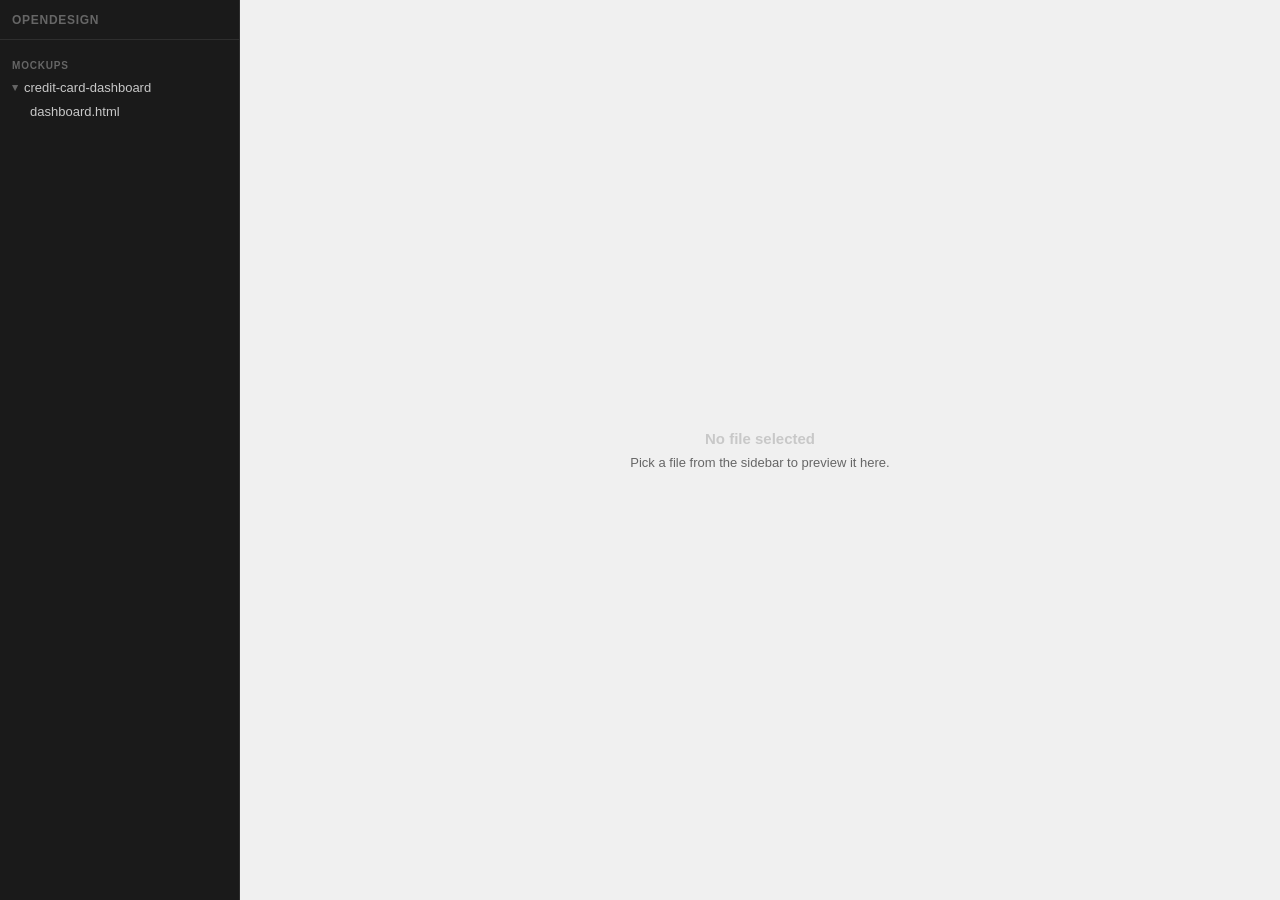
<file: opendesign/index.html>
<!DOCTYPE html>
<html lang="en">
<head>
  <meta charset="UTF-8" />
  <meta name="viewport" content="width=device-width, initial-scale=1.0" />
  <title>OpenDesign Viewer</title>
  <style>
    *, *::before, *::after { box-sizing: border-box; margin: 0; padding: 0; }

    :root {
      --sidebar-width: 240px;
      --sidebar-bg: #1a1a1a;
      --sidebar-text: #c8c8c8;
      --sidebar-muted: #666;
      --sidebar-hover: #2a2a2a;
      --sidebar-active-bg: #2d2d2d;
      --sidebar-active-text: #fff;
      --accent: #4a9eff;
      --border: #2e2e2e;
      --preview-bg: #f0f0f0;
      --header-height: 40px;
      --preview-bar-bg: #242424;
    }

    html, body {
      height: 100%;
      font-family: -apple-system, BlinkMacSystemFont, "Segoe UI", sans-serif;
      font-size: 13px;
      background: var(--sidebar-bg);
      color: var(--sidebar-text);
    }

    .layout {
      display: flex;
      height: 100vh;
    }

    /* ── Sidebar ── */
    .sidebar {
      width: var(--sidebar-width);
      flex-shrink: 0;
      display: flex;
      flex-direction: column;
      border-right: 1px solid var(--border);
      overflow-y: auto;
    }

    .sidebar-header {
      height: var(--header-height);
      display: flex;
      align-items: center;
      padding: 0 12px;
      border-bottom: 1px solid var(--border);
      font-weight: 600;
      font-size: 12px;
      letter-spacing: 0.06em;
      text-transform: uppercase;
      color: var(--sidebar-muted);
      flex-shrink: 0;
    }

    .sidebar-content {
      flex: 1;
      overflow-y: auto;
      padding: 8px 0;
    }

    /* Section label (Mockups / Design Systems) */
    .section-label {
      padding: 12px 12px 4px;
      font-size: 10px;
      font-weight: 700;
      letter-spacing: 0.08em;
      text-transform: uppercase;
      color: var(--sidebar-muted);
    }

    /* Group = collapsible folder */
    details.group {
      margin-bottom: 2px;
    }

    details.group > summary {
      display: flex;
      align-items: center;
      gap: 6px;
      padding: 5px 12px;
      cursor: pointer;
      list-style: none;
      color: var(--sidebar-text);
      font-weight: 500;
      user-select: none;
    }

    details.group > summary::-webkit-details-marker { display: none; }

    details.group > summary:hover {
      background: var(--sidebar-hover);
    }

    details.group > summary::before {
      content: "▶";
      font-size: 8px;
      color: var(--sidebar-muted);
      transition: transform 0.15s;
      flex-shrink: 0;
    }

    details.group[open] > summary::before {
      transform: rotate(90deg);
    }

    /* File item */
    .file-item {
      display: block;
      padding: 4px 12px 4px 28px;
      color: var(--sidebar-text);
      text-decoration: none;
      white-space: nowrap;
      overflow: hidden;
      text-overflow: ellipsis;
      cursor: pointer;
      border-left: 2px solid transparent;
    }

    .file-item:hover {
      background: var(--sidebar-hover);
    }

    .file-item.active {
      background: var(--sidebar-active-bg);
      color: var(--sidebar-active-text);
      border-left-color: var(--accent);
    }

    /* ── Preview ── */
    .preview {
      flex: 1;
      display: flex;
      flex-direction: column;
      background: var(--preview-bg);
    }

    .preview-bar {
      height: var(--header-height);
      background: var(--preview-bar-bg);
      border-bottom: 1px solid var(--border);
      display: flex;
      align-items: center;
      padding: 0 12px;
      gap: 8px;
      flex-shrink: 0;
    }

    .preview-bar-path {
      font-size: 12px;
      color: var(--sidebar-muted);
      white-space: nowrap;
      overflow: hidden;
      text-overflow: ellipsis;
    }

    .preview-bar-open {
      margin-left: auto;
      flex-shrink: 0;
      font-size: 11px;
      color: var(--accent);
      text-decoration: none;
      padding: 3px 8px;
      border: 1px solid var(--accent);
      border-radius: 3px;
    }

    .preview-bar-open:hover { background: rgba(74,158,255,0.1); }

    iframe#preview {
      flex: 1;
      border: none;
      background: #fff;
    }

    /* Empty state */
    .empty-state {
      flex: 1;
      display: flex;
      flex-direction: column;
      align-items: center;
      justify-content: center;
      color: var(--sidebar-muted);
      gap: 8px;
      text-align: center;
      padding: 24px;
    }

    .empty-state strong {
      font-size: 15px;
      color: var(--sidebar-text);
    }

    .empty-state code {
      font-family: "JetBrains Mono", "Fira Code", monospace;
      font-size: 12px;
      background: #222;
      padding: 2px 6px;
      border-radius: 3px;
    }

    .sidebar-empty {
      padding: 16px 12px;
      color: var(--sidebar-muted);
      font-size: 12px;
      line-height: 1.5;
    }
  </style>
</head>
<body>
  <div class="layout">
    <nav class="sidebar">
      <div class="sidebar-header">OpenDesign</div>
      <div class="sidebar-content" id="sidebar-content">
        <div class="sidebar-empty">Loading…</div>
      </div>
    </nav>

    <main class="preview" id="preview-pane">
      <div class="preview-bar" id="preview-bar" style="display:none">
        <span class="preview-bar-path" id="preview-path"></span>
        <a class="preview-bar-open" id="preview-open" href="#" target="_blank">Open ↗</a>
      </div>
      <iframe id="preview" title="Preview" style="display:none"></iframe>
      <div class="empty-state" id="empty-state">
        <strong>No file selected</strong>
        <span>Pick a file from the sidebar to preview it here.</span>
      </div>
    </main>
  </div>

  <script>
    const sidebar = document.getElementById('sidebar-content');
    const previewFrame = document.getElementById('preview');
    const previewBar = document.getElementById('preview-bar');
    const previewPath = document.getElementById('preview-path');
    const previewOpen = document.getElementById('preview-open');
    const emptyState = document.getElementById('empty-state');

    let activeItem = null;

    function loadFile(path, label, el) {
      if (activeItem) activeItem.classList.remove('active');
      activeItem = el;
      el.classList.add('active');

      previewFrame.src = path;
      previewPath.textContent = path;
      previewOpen.href = path;
      previewBar.style.display = 'flex';
      emptyState.style.display = 'none';
      previewFrame.style.display = 'block';
    }

    function esc(s) {
      return String(s)
        .replace(/&/g, '&amp;')
        .replace(/</g, '&lt;')
        .replace(/>/g, '&gt;')
        .replace(/"/g, '&quot;');
    }

    function renderSidebar(manifest) {
      const sections = manifest.sections || [];
      if (sections.length === 0 || sections.every(s => (s.groups || []).length === 0)) {
        sidebar.innerHTML = '<div class="sidebar-empty">No mockups yet.<br>Run the <code>opendesign</code> skill to create one.</div>';
        return;
      }

      let html = '';
      for (const section of sections) {
        const groups = section.groups || [];
        if (groups.length === 0) continue;

        html += `<div class="section-label">${esc(section.label)}</div>`;

        for (const group of groups) {
          const files = group.files || [];
          if (files.length === 0) continue;

          html += `<details class="group" open><summary>${esc(group.slug)}</summary>`;
          for (const file of files) {
            // Use data attributes; attach listeners after inserting
            html += `<span class="file-item" tabindex="0" data-path="${esc(file.path)}" data-label="${esc(file.label)}">${esc(file.label)}</span>`;
          }
          html += `</details>`;
        }
      }

      sidebar.innerHTML = html;

      // Attach click and keyboard listeners
      sidebar.querySelectorAll('.file-item').forEach(el => {
        el.addEventListener('click', () => loadFile(el.dataset.path, el.dataset.label, el));
        el.addEventListener('keydown', e => {
          if (e.key === 'Enter' || e.key === ' ') {
            e.preventDefault();
            loadFile(el.dataset.path, el.dataset.label, el);
          }
        });
      });
    }

    async function init() {
      try {
        const res = await fetch('./manifest.json', { cache: 'no-store' });
        if (!res.ok) throw new Error('not found');
        const manifest = await res.json();
        renderSidebar(manifest);
      } catch (err) {
        console.warn('[OpenDesign viewer] Failed to load manifest:', err);
        sidebar.innerHTML = '<div class="sidebar-empty">No mockups yet.<br>Run the <code>opendesign</code> skill to create one.</div>';
      }
    }

    init();
  </script>
</body>
</html>
</file>
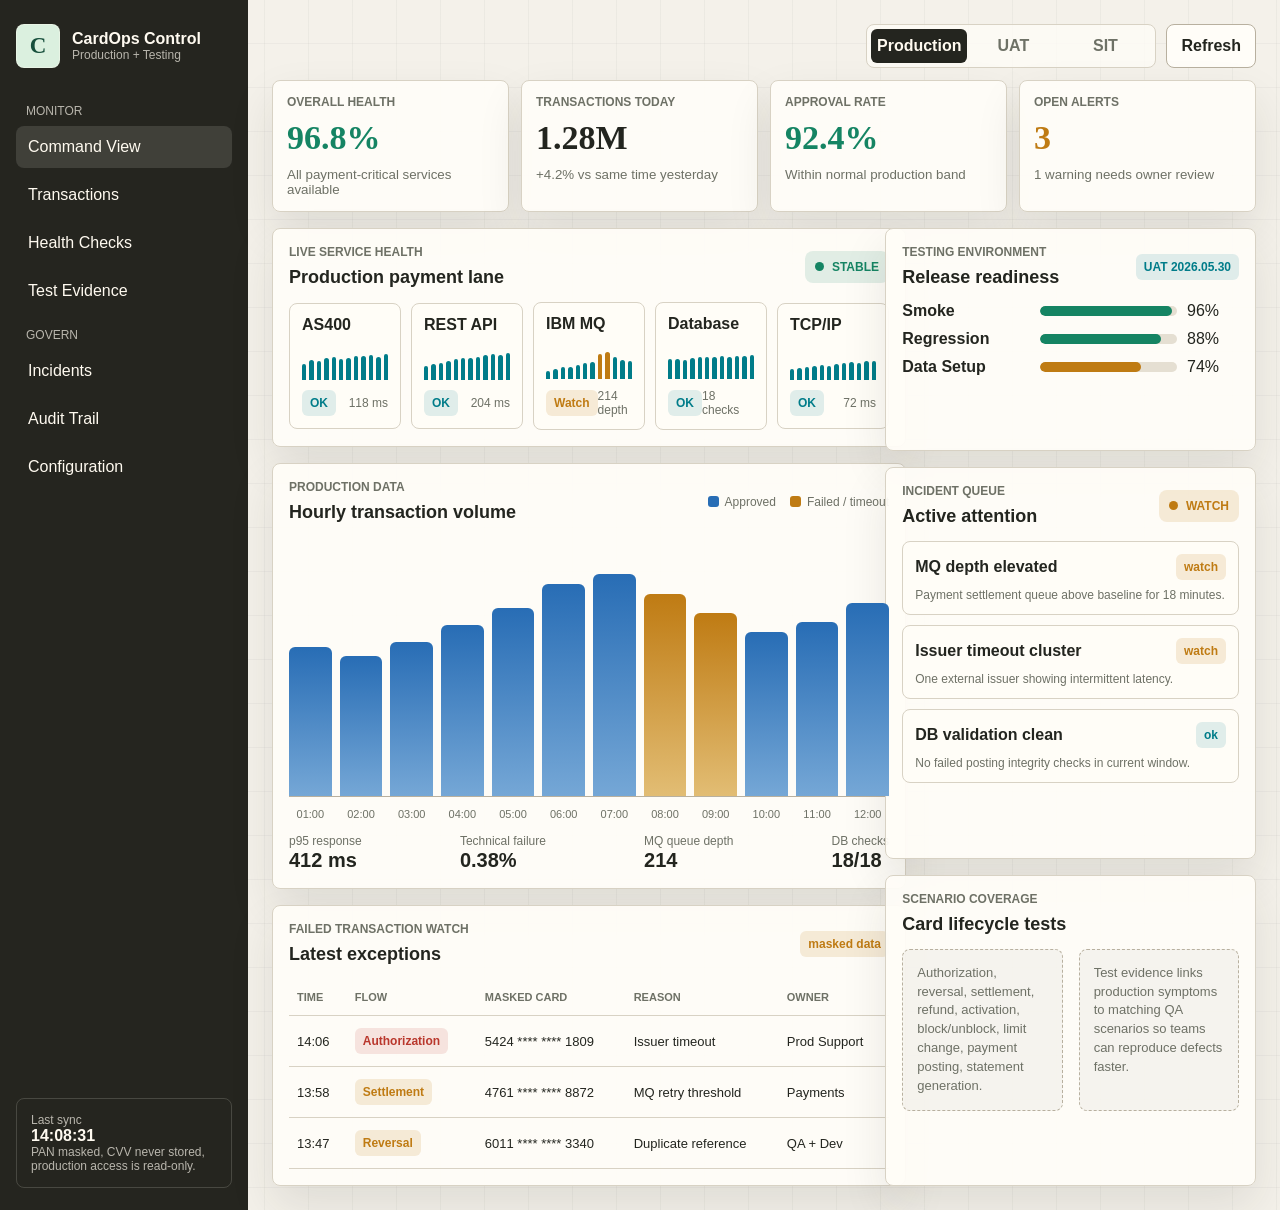
<file: opendesign/mockups/credit-card-dashboard/dashboard.html>
<!doctype html>
<html lang="en">
  <head>
    <meta charset="utf-8" />
    <meta name="viewport" content="width=device-width, initial-scale=1" />
    <meta http-equiv="Cache-Control" content="no-store" />
    <meta http-equiv="Pragma" content="no-cache" />
    <meta http-equiv="Expires" content="0" />
    <title>Credit Card Operations Dashboard</title>
    <style>
      :root {
        --page: #f4f1ea;
        --panel: #fffdf8;
        --panel-strong: #24251f;
        --ink: #23251f;
        --muted: #6e7166;
        --line: #d8d2c4;
        --line-strong: #b8b09f;
        --green: #158463;
        --teal: #007c89;
        --amber: #bf7b13;
        --red: #b9372c;
        --blue: #286db5;
        --shadow: 0 20px 45px rgba(35, 37, 31, 0.1);
      }

      * {
        box-sizing: border-box;
      }

      body {
        margin: 0;
        min-height: 100vh;
        background:
          linear-gradient(90deg, rgba(36, 37, 31, 0.04) 1px, transparent 1px),
          linear-gradient(0deg, rgba(36, 37, 31, 0.035) 1px, transparent 1px),
          var(--page);
        background-size: 44px 44px;
        color: var(--ink);
        font-family: "Aptos", "Segoe UI", sans-serif;
      }

      button,
      select {
        font: inherit;
      }

      button {
        cursor: pointer;
      }

      .shell {
        display: grid;
        grid-template-columns: 248px minmax(0, 1fr);
        min-height: 100vh;
      }

      .sidebar {
        display: flex;
        flex-direction: column;
        gap: 24px;
        padding: 22px 16px;
        background: #25251f;
        color: #fffaf0;
      }

      .brand {
        display: flex;
        align-items: center;
        gap: 12px;
        min-height: 48px;
      }

      .brand-mark {
        display: grid;
        width: 44px;
        height: 44px;
        place-items: center;
        border: 1px solid rgba(255, 250, 240, 0.35);
        border-radius: 8px;
        background: #dbf0df;
        color: #174f3c;
        font-family: Georgia, serif;
        font-size: 23px;
        font-weight: 800;
      }

      .brand strong,
      .brand span {
        display: block;
      }

      .brand span,
      .nav-label,
      .system-clock,
      .microcopy {
        color: rgba(255, 250, 240, 0.68);
        font-size: 12px;
      }

      .nav {
        display: grid;
        gap: 6px;
      }

      .nav-label {
        margin: 10px 10px 2px;
        text-transform: uppercase;
      }

      .nav button {
        min-height: 42px;
        border: 0;
        border-radius: 8px;
        background: transparent;
        color: #fffaf0;
        text-align: left;
        padding: 0 12px;
      }

      .nav button.active,
      .nav button:hover {
        background: rgba(255, 250, 240, 0.12);
      }

      .sidebar-footer {
        margin-top: auto;
        padding: 14px;
        border: 1px solid rgba(255, 250, 240, 0.16);
        border-radius: 8px;
      }

      .main {
        min-width: 0;
        padding: 24px;
      }

      .topbar {
        display: flex;
        align-items: center;
        justify-content: flex-end;
        gap: 18px;
        margin-bottom: 12px;
      }

      h1,
      h2,
      h3,
      p {
        margin: 0;
      }

      h1 {
        max-width: 780px;
        font-family: Georgia, "Times New Roman", serif;
        font-size: clamp(30px, 4vw, 54px);
        line-height: 0.96;
        letter-spacing: 0;
      }

      h2 {
        font-size: 18px;
      }

      h3 {
        font-size: 15px;
      }

      .eyebrow {
        margin-bottom: 8px;
        color: var(--muted);
        font-size: 12px;
        font-weight: 800;
        letter-spacing: 0;
        text-transform: uppercase;
      }

      .control-strip,
      .segmented,
      .health-grid,
      .kpi-grid,
      .mini-metrics,
      .panel-header,
      .row,
      .legend,
      .status-line {
        display: flex;
        align-items: center;
      }

      .control-strip {
        flex-wrap: wrap;
        justify-content: flex-end;
        gap: 10px;
      }

      .segmented {
        min-height: 44px;
        padding: 4px;
        border: 1px solid var(--line);
        border-radius: 8px;
        background: rgba(255, 253, 248, 0.78);
      }

      .segmented button {
        min-width: 92px;
        min-height: 34px;
        border: 0;
        border-radius: 6px;
        background: transparent;
        color: var(--muted);
        font-weight: 800;
      }

      .segmented button.active {
        background: var(--panel-strong);
        color: #fffaf0;
      }

      .ghost-button {
        min-height: 44px;
        border: 1px solid var(--line-strong);
        border-radius: 8px;
        background: var(--panel);
        color: var(--ink);
        padding: 0 14px;
        font-weight: 800;
      }

      .board {
        display: grid;
        grid-template-columns: minmax(0, 1.45fr) minmax(360px, 0.9fr);
        gap: 16px;
      }

      .view {
        display: none;
      }

      .view.active {
        display: block;
      }

      .view.detail-stack.active {
        display: grid;
      }

      .view:not(.active) {
        display: none;
      }

      .detail-grid {
        display: grid;
        grid-template-columns: repeat(3, minmax(0, 1fr));
        gap: 16px;
      }

      .detail-stack {
        display: grid;
        gap: 16px;
      }

      .wide-panel {
        grid-column: span 2;
      }

      .panel,
      .metric-card,
      .service-card,
      .incident-card {
        border: 1px solid var(--line);
        border-radius: 8px;
        background: rgba(255, 253, 248, 0.94);
        box-shadow: var(--shadow);
      }

      .panel {
        padding: 16px;
      }

      .panel-header {
        justify-content: space-between;
        gap: 14px;
        min-height: 42px;
        margin-bottom: 14px;
      }

      .status-pill {
        display: inline-flex;
        align-items: center;
        gap: 8px;
        min-height: 32px;
        border-radius: 8px;
        padding: 0 10px;
        background: rgba(21, 132, 99, 0.12);
        color: var(--green);
        font-size: 12px;
        font-weight: 900;
        text-transform: uppercase;
      }

      .status-pill.warning {
        background: rgba(191, 123, 19, 0.14);
        color: var(--amber);
      }

      .dot {
        width: 9px;
        height: 9px;
        border-radius: 50%;
        background: currentColor;
      }

      .kpi-grid {
        align-items: stretch;
        display: grid;
        grid-template-columns: repeat(4, minmax(0, 1fr));
        gap: 12px;
        margin-bottom: 16px;
      }

      .metric-card {
        min-height: 128px;
        padding: 14px;
      }

      .metric-card span {
        display: block;
        color: var(--muted);
        font-size: 12px;
        font-weight: 800;
        text-transform: uppercase;
      }

      .metric-card strong {
        display: block;
        margin-top: 12px;
        font-family: Georgia, serif;
        font-size: 34px;
        line-height: 1;
      }

      .metric-card small {
        display: block;
        margin-top: 12px;
        color: var(--muted);
      }

      .metric-card.good strong {
        color: var(--green);
      }

      .metric-card.warn strong {
        color: var(--amber);
      }

      .main-stack,
      .side-stack {
        display: grid;
        gap: 16px;
      }

      .health-grid {
        display: grid;
        grid-template-columns: repeat(5, minmax(112px, 1fr));
        gap: 10px;
      }

      .service-card {
        min-height: 114px;
        padding: 12px;
        box-shadow: none;
      }

      .service-card strong {
        display: block;
        margin-bottom: 10px;
      }

      .service-card .status-line {
        justify-content: space-between;
        margin-top: 10px;
        color: var(--muted);
        font-size: 12px;
      }

      .spark {
        display: grid;
        grid-template-columns: repeat(12, 1fr);
        align-items: end;
        gap: 3px;
        height: 36px;
      }

      .spark i {
        display: block;
        min-height: 8px;
        border-radius: 3px 3px 0 0;
        background: var(--teal);
      }

      .spark.warn i:nth-child(8),
      .spark.warn i:nth-child(9) {
        background: var(--amber);
      }

      .volume-chart {
        display: grid;
        grid-template-columns: repeat(12, 1fr);
        align-items: end;
        gap: 8px;
        height: 260px;
        padding-top: 18px;
        border-bottom: 1px solid var(--line-strong);
      }

      .bar {
        position: relative;
        min-height: 20px;
        border-radius: 6px 6px 0 0;
        background: linear-gradient(180deg, var(--blue), #75a7d6);
      }

      .bar.fail {
        background: linear-gradient(180deg, var(--amber), #e2bd74);
      }

      .bar::after {
        position: absolute;
        right: 0;
        bottom: -24px;
        left: 0;
        color: var(--muted);
        content: attr(data-label);
        font-size: 11px;
        text-align: center;
      }

      .mini-metrics {
        justify-content: space-between;
        gap: 12px;
        margin-top: 34px;
      }

      .mini-metrics div {
        min-width: 0;
      }

      .mini-metrics strong {
        display: block;
        font-size: 20px;
      }

      .mini-metrics span,
      .legend {
        color: var(--muted);
        font-size: 12px;
      }

      .legend {
        gap: 14px;
        justify-content: flex-end;
      }

      .legend b {
        display: inline-block;
        width: 11px;
        height: 11px;
        margin-right: 6px;
        border-radius: 3px;
        background: var(--blue);
        vertical-align: -1px;
      }

      .legend .fail b {
        background: var(--amber);
      }

      table {
        width: 100%;
        border-collapse: collapse;
      }

      th,
      td {
        border-bottom: 1px solid var(--line);
        padding: 12px 8px;
        font-size: 13px;
        text-align: left;
        vertical-align: middle;
      }

      th {
        color: var(--muted);
        font-size: 11px;
        text-transform: uppercase;
      }

      .tag {
        display: inline-flex;
        min-height: 26px;
        align-items: center;
        border-radius: 6px;
        padding: 0 8px;
        background: rgba(0, 124, 137, 0.12);
        color: var(--teal);
        font-size: 12px;
        font-weight: 800;
      }

      .tag.red {
        background: rgba(185, 55, 44, 0.12);
        color: var(--red);
      }

      .tag.amber {
        background: rgba(191, 123, 19, 0.14);
        color: var(--amber);
      }

      .incident-card {
        box-shadow: none;
        padding: 12px;
      }

      .incident-list {
        display: grid;
        gap: 10px;
      }

      .row {
        justify-content: space-between;
        gap: 12px;
      }

      .readiness {
        display: grid;
        gap: 10px;
      }

      .readiness-row {
        display: grid;
        grid-template-columns: 128px minmax(0, 1fr) 52px;
        align-items: center;
        gap: 10px;
      }

      .rail {
        height: 10px;
        overflow: hidden;
        border-radius: 999px;
        background: #e5dfd2;
      }

      .fill {
        height: 100%;
        border-radius: inherit;
        background: var(--green);
      }

      .fill.warn {
        background: var(--amber);
      }

      .two-col {
        display: grid;
        grid-template-columns: minmax(0, 1fr) minmax(0, 1fr);
        gap: 16px;
      }

      .mask-note {
        border: 1px dashed var(--line-strong);
        border-radius: 8px;
        padding: 14px;
        background: rgba(36, 37, 31, 0.04);
        color: var(--muted);
        font-size: 13px;
        line-height: 1.45;
      }

      @media (max-width: 1180px) {
        .shell {
          grid-template-columns: 1fr;
        }

        .sidebar {
          position: static;
          flex-direction: row;
          align-items: center;
          overflow-x: auto;
        }

        .nav {
          grid-auto-flow: column;
          grid-auto-columns: max-content;
        }

        .nav-label,
        .sidebar-footer {
          display: none;
        }

        .board,
        .two-col,
        .detail-grid {
          grid-template-columns: 1fr;
        }

        .wide-panel {
          grid-column: auto;
        }

        .kpi-grid {
          grid-template-columns: repeat(2, minmax(0, 1fr));
        }
      }

      @media (max-width: 760px) {
        .main {
          padding: 16px;
        }

        .topbar,
        .control-strip {
          align-items: stretch;
          flex-direction: column;
        }

        .segmented {
          width: 100%;
        }

        .segmented button {
          flex: 1;
          min-width: 0;
        }

        .kpi-grid,
        .health-grid {
          grid-template-columns: 1fr;
        }

        .volume-chart {
          gap: 4px;
          height: 210px;
        }

        th:nth-child(3),
        td:nth-child(3) {
          display: none;
        }
      }
    </style>
  </head>
  <body>
    <div class="shell">
      <aside class="sidebar">
        <div class="brand">
          <div class="brand-mark">C</div>
          <div>
            <strong>CardOps Control</strong>
            <span>Production + Testing</span>
          </div>
        </div>

        <nav class="nav" aria-label="Primary">
          <span class="nav-label">Monitor</span>
          <button class="active" data-view-button="command" type="button">Command View</button>
          <button data-view-button="transactions" type="button">Transactions</button>
          <button data-view-button="health" type="button">Health Checks</button>
          <button data-view-button="testing" type="button">Test Evidence</button>
          <span class="nav-label">Govern</span>
          <button data-view-button="incidents" type="button">Incidents</button>
          <button data-view-button="audit" type="button">Audit Trail</button>
          <button data-view-button="config" type="button">Configuration</button>
        </nav>

        <div class="sidebar-footer">
          <div class="system-clock">Last sync</div>
          <strong id="lastSync">14:08:31</strong>
          <p class="microcopy">PAN masked, CVV never stored, production access is read-only.</p>
        </div>
      </aside>

      <main class="main">
        <header class="topbar">
          <div class="control-strip">
            <div class="segmented" aria-label="Environment">
              <button class="active" data-env="production" type="button">Production</button>
              <button data-env="uat" type="button">UAT</button>
              <button data-env="sit" type="button">SIT</button>
            </div>
            <button class="ghost-button" id="refresh" type="button">Refresh</button>
          </div>
        </header>

        <section class="view active" data-view="command">
          <section class="kpi-grid" aria-label="Key metrics">
            <article class="metric-card good">
              <span>Overall Health</span>
              <strong id="overallHealth">96.8%</strong>
              <small id="overallHealthNote">All payment-critical services available</small>
            </article>
            <article class="metric-card">
              <span>Transactions Today</span>
              <strong id="txnCount">1.28M</strong>
              <small id="txnTrend">+4.2% vs same time yesterday</small>
            </article>
            <article class="metric-card good">
              <span>Approval Rate</span>
              <strong id="approvalRate">92.4%</strong>
              <small id="approvalNote">Within normal production band</small>
            </article>
            <article class="metric-card warn">
              <span>Open Alerts</span>
              <strong id="alertCount">3</strong>
              <small id="alertNote">1 warning needs owner review</small>
            </article>
          </section>

          <div class="board">
            <div class="main-stack">
              <section class="panel">
                <div class="panel-header">
                  <div>
                    <p class="eyebrow">Live Service Health</p>
                    <h2 id="healthTitle">Production payment lane</h2>
                  </div>
                  <span class="status-pill" id="serviceBadge"><span class="dot"></span>Stable</span>
                </div>
                <div class="health-grid" id="serviceGrid"></div>
              </section>

              <section class="panel">
                <div class="panel-header">
                  <div>
                    <p class="eyebrow">Production Data</p>
                    <h2>Hourly transaction volume</h2>
                  </div>
                  <div class="legend">
                    <span><b></b>Approved</span>
                    <span class="fail"><b></b>Failed / timeout</span>
                  </div>
                </div>
                <div class="volume-chart" id="volumeChart"></div>
                <div class="mini-metrics">
                  <div>
                    <span>p95 response</span>
                    <strong id="p95">412 ms</strong>
                  </div>
                  <div>
                    <span>Technical failure</span>
                    <strong id="failureRate">0.38%</strong>
                  </div>
                  <div>
                    <span>MQ queue depth</span>
                    <strong id="queueDepth">214</strong>
                  </div>
                  <div>
                    <span>DB checks</span>
                    <strong id="dbChecks">18/18</strong>
                  </div>
                </div>
              </section>

              <section class="panel">
                <div class="panel-header">
                  <div>
                    <p class="eyebrow">Failed Transaction Watch</p>
                    <h2>Latest exceptions</h2>
                  </div>
                  <span class="tag amber">masked data</span>
                </div>
                <table>
                  <thead>
                    <tr>
                      <th>Time</th>
                      <th>Flow</th>
                      <th>Masked Card</th>
                      <th>Reason</th>
                      <th>Owner</th>
                    </tr>
                  </thead>
                  <tbody id="exceptionRows"></tbody>
                </table>
              </section>
            </div>

            <div class="side-stack">
              <section class="panel">
                <div class="panel-header">
                  <div>
                    <p class="eyebrow">Testing Environment</p>
                    <h2 id="readinessTitle">Release readiness</h2>
                  </div>
                  <span class="tag" id="releaseTag">UAT 2026.05.30</span>
                </div>
                <div class="readiness">
                  <div class="readiness-row">
                    <strong>Smoke</strong>
                    <div class="rail"><div class="fill" id="smokeFill" style="width: 96%"></div></div>
                    <span id="smokeScore">96%</span>
                  </div>
                  <div class="readiness-row">
                    <strong>Regression</strong>
                    <div class="rail"><div class="fill" id="regressionFill" style="width: 88%"></div></div>
                    <span id="regressionScore">88%</span>
                  </div>
                  <div class="readiness-row">
                    <strong>Data Setup</strong>
                    <div class="rail"><div class="fill warn" id="dataFill" style="width: 74%"></div></div>
                    <span id="dataScore">74%</span>
                  </div>
                </div>
              </section>

              <section class="panel">
                <div class="panel-header">
                  <div>
                    <p class="eyebrow">Incident Queue</p>
                    <h2>Active attention</h2>
                  </div>
                  <span class="status-pill warning"><span class="dot"></span>Watch</span>
                </div>
                <div class="incident-list" id="incidentList"></div>
              </section>

              <section class="panel">
                <div class="panel-header">
                  <div>
                    <p class="eyebrow">Scenario Coverage</p>
                    <h2>Card lifecycle tests</h2>
                  </div>
                </div>
                <div class="two-col">
                  <div class="mask-note">
                    Authorization, reversal, settlement, refund, activation, block/unblock, limit change, payment posting, statement generation.
                  </div>
                  <div class="mask-note">
                    Test evidence links production symptoms to matching QA scenarios so teams can reproduce defects faster.
                  </div>
                </div>
              </section>
            </div>
          </div>
        </section>

        <section class="view detail-stack" data-view="transactions">
          <div class="detail-grid">
            <section class="panel wide-panel">
              <div class="panel-header">
                <div>
                  <p class="eyebrow">Transactions</p>
                  <h2>Flow distribution and settlement position</h2>
                </div>
                <span class="tag">15 minute window</span>
              </div>
              <table>
                <thead>
                  <tr>
                    <th>Flow</th>
                    <th>Volume</th>
                    <th>Success</th>
                    <th>p95</th>
                    <th>Top Issue</th>
                  </tr>
                </thead>
                <tbody>
                  <tr><td>Authorization</td><td>684,210</td><td>92.8%</td><td>386 ms</td><td>Issuer timeout</td></tr>
                  <tr><td>Settlement</td><td>214,908</td><td>99.2%</td><td>611 ms</td><td>MQ retry threshold</td></tr>
                  <tr><td>Reversal</td><td>31,442</td><td>97.9%</td><td>455 ms</td><td>Duplicate reference</td></tr>
                  <tr><td>Refund</td><td>18,304</td><td>98.6%</td><td>428 ms</td><td>Gateway retry</td></tr>
                </tbody>
              </table>
            </section>
            <section class="panel">
              <div class="panel-header">
                <div>
                  <p class="eyebrow">Risk Lens</p>
                  <h2>Exception mix</h2>
                </div>
              </div>
              <div class="readiness">
                <div class="readiness-row"><strong>Timeout</strong><div class="rail"><div class="fill warn" style="width: 46%"></div></div><span>46%</span></div>
                <div class="readiness-row"><strong>Decline</strong><div class="rail"><div class="fill" style="width: 31%"></div></div><span>31%</span></div>
                <div class="readiness-row"><strong>Format</strong><div class="rail"><div class="fill" style="width: 14%"></div></div><span>14%</span></div>
              </div>
            </section>
          </div>
          <section class="panel">
            <div class="panel-header">
              <div>
                <p class="eyebrow">Masked Transaction Trail</p>
                <h2>Recent payment events</h2>
              </div>
            </div>
            <table>
              <thead>
                <tr><th>Trace</th><th>Card</th><th>Merchant</th><th>Amount</th><th>Status</th><th>Latency</th></tr>
              </thead>
              <tbody>
                <tr><td>TXN-8F21</td><td>5424 **** **** 1809</td><td>MRC-2048</td><td>USD 128.40</td><td><span class="tag red">timeout</span></td><td>2,910 ms</td></tr>
                <tr><td>TXN-8F22</td><td>4761 **** **** 8872</td><td>MRC-4421</td><td>USD 42.16</td><td><span class="tag">approved</span></td><td>334 ms</td></tr>
                <tr><td>TXN-8F23</td><td>6011 **** **** 3340</td><td>MRC-9012</td><td>USD 89.00</td><td><span class="tag amber">reversed</span></td><td>512 ms</td></tr>
              </tbody>
            </table>
          </section>
        </section>

        <section class="view detail-stack" data-view="health">
          <section class="panel">
            <div class="panel-header">
              <div>
                <p class="eyebrow">Health Checks</p>
                <h2>Infrastructure and application probes</h2>
              </div>
              <span class="status-pill"><span class="dot"></span>22/24 passing</span>
            </div>
            <div class="health-grid">
              <article class="service-card"><strong>Auth API</strong><div class="status-line"><span class="tag">OK</span><span>204 ms</span></div></article>
              <article class="service-card"><strong>AS400 Sign-on</strong><div class="status-line"><span class="tag">OK</span><span>118 ms</span></div></article>
              <article class="service-card"><strong>MQ Consumer</strong><div class="status-line"><span class="tag amber">Watch</span><span>lag 18m</span></div></article>
              <article class="service-card"><strong>DB Posting</strong><div class="status-line"><span class="tag">OK</span><span>18 checks</span></div></article>
              <article class="service-card"><strong>TCP Gateway</strong><div class="status-line"><span class="tag">OK</span><span>72 ms</span></div></article>
            </div>
          </section>
          <section class="panel">
            <div class="panel-header">
              <div>
                <p class="eyebrow">Probe Log</p>
                <h2>Latest automated checks</h2>
              </div>
            </div>
            <table>
              <thead><tr><th>Check</th><th>Target</th><th>Status</th><th>Message</th><th>Next Run</th></tr></thead>
              <tbody>
                <tr><td>AS400 heartbeat</td><td>PROD-LPAR-01</td><td><span class="tag">pass</span></td><td>Interactive sign-on accepted</td><td>2 min</td></tr>
                <tr><td>MQ depth</td><td>PAY.SETTLEMENT.IN</td><td><span class="tag amber">watch</span></td><td>Depth above baseline</td><td>1 min</td></tr>
                <tr><td>DB reconciliation</td><td>CARD_POSTING</td><td><span class="tag">pass</span></td><td>No orphan postings</td><td>5 min</td></tr>
              </tbody>
            </table>
          </section>
        </section>

        <section class="view detail-stack" data-view="testing">
          <div class="detail-grid">
            <section class="panel">
              <div class="panel-header"><div><p class="eyebrow">Test Evidence</p><h2>Readiness score</h2></div><span class="tag">release gate</span></div>
              <div class="readiness">
                <div class="readiness-row"><strong>Smoke</strong><div class="rail"><div class="fill" style="width: 96%"></div></div><span>96%</span></div>
                <div class="readiness-row"><strong>Regression</strong><div class="rail"><div class="fill" style="width: 88%"></div></div><span>88%</span></div>
                <div class="readiness-row"><strong>Data</strong><div class="rail"><div class="fill warn" style="width: 74%"></div></div><span>74%</span></div>
              </div>
            </section>
            <section class="panel wide-panel">
              <div class="panel-header"><div><p class="eyebrow">Scenario Runs</p><h2>Latest lifecycle execution</h2></div></div>
              <table>
                <thead><tr><th>Scenario</th><th>Env</th><th>Result</th><th>Duration</th><th>Evidence</th></tr></thead>
                <tbody>
                  <tr><td>Authorization + reversal</td><td>UAT</td><td><span class="tag">pass</span></td><td>04:12</td><td>REQ/RES + DB snapshot</td></tr>
                  <tr><td>Settlement MQ posting</td><td>UAT</td><td><span class="tag amber">blocked</span></td><td>01:48</td><td>Queue depth evidence</td></tr>
                  <tr><td>Card block/unblock</td><td>SIT</td><td><span class="tag">pass</span></td><td>02:55</td><td>AS400 screen capture</td></tr>
                </tbody>
              </table>
            </section>
          </div>
        </section>

        <section class="view detail-stack" data-view="incidents">
          <section class="panel">
            <div class="panel-header"><div><p class="eyebrow">Incidents</p><h2>Operations queue</h2></div><span class="status-pill warning"><span class="dot"></span>3 active</span></div>
            <div class="incident-list">
              <article class="incident-card"><div class="row"><strong>INC-2401 MQ depth elevated</strong><span class="tag amber">P2</span></div><p class="microcopy" style="color: var(--muted); margin-top: 8px;">Settlement queue above baseline. Owner: Payments Ops. SLA: 31 minutes remaining.</p></article>
              <article class="incident-card"><div class="row"><strong>INC-2402 Issuer timeout cluster</strong><span class="tag amber">P2</span></div><p class="microcopy" style="color: var(--muted); margin-top: 8px;">External issuer latency is affecting authorization success rate.</p></article>
              <article class="incident-card"><div class="row"><strong>INC-2403 UAT data mismatch</strong><span class="tag red">P1 test</span></div><p class="microcopy" style="color: var(--muted); margin-top: 8px;">Payment posting validation mismatch after latest build.</p></article>
            </div>
          </section>
        </section>

        <section class="view detail-stack" data-view="audit">
          <section class="panel">
            <div class="panel-header"><div><p class="eyebrow">Audit Trail</p><h2>Access and operational actions</h2></div><span class="tag amber">read-only production</span></div>
            <table>
              <thead><tr><th>Time</th><th>User</th><th>Action</th><th>Scope</th><th>Result</th></tr></thead>
              <tbody>
                <tr><td>14:08</td><td>it.manager</td><td>Viewed production dashboard</td><td>Production</td><td><span class="tag">allowed</span></td></tr>
                <tr><td>14:04</td><td>qa.lead</td><td>Opened test evidence</td><td>UAT</td><td><span class="tag">allowed</span></td></tr>
                <tr><td>13:55</td><td>prod.support</td><td>Acknowledged alert</td><td>MQ</td><td><span class="tag">recorded</span></td></tr>
              </tbody>
            </table>
          </section>
        </section>

        <section class="view detail-stack" data-view="config">
          <section class="panel">
            <div class="panel-header"><div><p class="eyebrow">Configuration</p><h2>Dashboard sources and guardrails</h2></div><span class="tag">prototype</span></div>
            <div class="two-col">
              <div class="mask-note">Data sources: AS400 heartbeat, REST gateway, IBM MQ depth, database reconciliation checks, synthetic transaction runs, and QA scenario results.</div>
              <div class="mask-note">Security controls: PAN masking, no CVV storage, role-based production access, audit logging, and read-only production monitoring.</div>
            </div>
          </section>
        </section>
      </main>
    </div>

    <script>
      const data = {
        production: {
          health: "96.8%",
          note: "All payment-critical services available",
          txns: "1.28M",
          trend: "+4.2% vs same time yesterday",
          approval: "92.4%",
          approvalNote: "Within normal production band",
          alerts: "3",
          alertNote: "1 warning needs owner review",
          title: "Production payment lane",
          badge: "Stable",
          badgeClass: "",
          p95: "412 ms",
          failure: "0.38%",
          queue: "214",
          db: "18/18",
          release: "UAT 2026.05.30",
          readiness: [96, 88, 74],
          bars: [62, 58, 64, 71, 78, 88, 92, 84, 76, 68, 72, 80],
          services: [
            ["AS400", "OK", "118 ms", [45, 55, 52, 60, 63, 58, 62, 68, 66, 70, 64, 72]],
            ["REST API", "OK", "204 ms", [40, 44, 48, 54, 58, 62, 60, 65, 70, 72, 69, 74]],
            ["IBM MQ", "Watch", "214 depth", [20, 28, 32, 34, 38, 44, 48, 69, 76, 61, 52, 49]],
            ["Database", "OK", "18 checks", [55, 56, 54, 58, 60, 62, 61, 63, 60, 64, 65, 66]],
            ["TCP/IP", "OK", "72 ms", [30, 34, 36, 38, 42, 39, 45, 48, 50, 46, 52, 54]]
          ],
          exceptions: [
            ["14:06", "Authorization", "5424 **** **** 1809", "Issuer timeout", "Prod Support"],
            ["13:58", "Settlement", "4761 **** **** 8872", "MQ retry threshold", "Payments"],
            ["13:47", "Reversal", "6011 **** **** 3340", "Duplicate reference", "QA + Dev"]
          ],
          incidents: [
            ["MQ depth elevated", "Payment settlement queue above baseline for 18 minutes.", "amber"],
            ["Issuer timeout cluster", "One external issuer showing intermittent latency.", "amber"],
            ["DB validation clean", "No failed posting integrity checks in current window.", ""]
          ]
        },
        uat: {
          health: "91.5%",
          note: "One mock issuer endpoint unstable",
          txns: "48.2K",
          trend: "Regression load active",
          approval: "89.1%",
          approvalNote: "Lower due to negative test cases",
          alerts: "5",
          alertNote: "2 test blockers awaiting fix",
          title: "UAT payment simulation lane",
          badge: "Warning",
          badgeClass: "warning",
          p95: "538 ms",
          failure: "2.14%",
          queue: "42",
          db: "16/18",
          release: "UAT 2026.05.30",
          readiness: [93, 81, 68],
          bars: [36, 42, 44, 58, 66, 70, 63, 74, 52, 48, 56, 61],
          services: [
            ["AS400", "OK", "146 ms", [42, 46, 44, 50, 55, 52, 58, 54, 60, 62, 57, 59]],
            ["REST API", "Watch", "312 ms", [35, 38, 44, 49, 56, 64, 70, 66, 60, 58, 54, 52]],
            ["IBM MQ", "OK", "42 depth", [20, 24, 22, 28, 32, 30, 34, 33, 35, 38, 36, 34]],
            ["Database", "Watch", "16 checks", [44, 48, 50, 53, 58, 61, 65, 70, 62, 55, 50, 48]],
            ["TCP/IP", "OK", "94 ms", [28, 30, 34, 32, 36, 38, 40, 43, 42, 45, 44, 46]]
          ],
          exceptions: [
            ["14:03", "Activation", "4000 **** **** 1010", "Mock issuer unavailable", "QA"],
            ["13:49", "Limit Change", "4000 **** **** 2020", "DB expected value mismatch", "Dev"],
            ["13:31", "Refund", "4000 **** **** 3030", "Scenario assertion failed", "QA"]
          ],
          incidents: [
            ["Mock issuer unstable", "Negative-path tests blocked for issuer timeout cases.", "amber"],
            ["Two DB checks failing", "Payment posting validation mismatch after latest build.", "red"],
            ["Smoke suite passed", "Core authorization and reversal paths are available.", ""]
          ]
        },
        sit: {
          health: "98.2%",
          note: "Integration services healthy",
          txns: "12.7K",
          trend: "Synthetic checks every 5 minutes",
          approval: "94.8%",
          approvalNote: "Expected simulation behavior",
          alerts: "1",
          alertNote: "Low priority certificate reminder",
          title: "SIT integration lane",
          badge: "Stable",
          badgeClass: "",
          p95: "289 ms",
          failure: "0.72%",
          queue: "7",
          db: "18/18",
          release: "SIT 2026.05.29",
          readiness: [98, 91, 90],
          bars: [22, 26, 24, 28, 34, 38, 42, 44, 40, 36, 35, 39],
          services: [
            ["AS400", "OK", "91 ms", [32, 34, 38, 40, 42, 44, 46, 48, 47, 49, 50, 52]],
            ["REST API", "OK", "166 ms", [30, 35, 40, 45, 43, 48, 50, 52, 54, 56, 55, 58]],
            ["IBM MQ", "OK", "7 depth", [14, 18, 16, 20, 22, 19, 21, 23, 22, 24, 20, 18]],
            ["Database", "OK", "18 checks", [44, 46, 48, 50, 52, 54, 55, 56, 58, 57, 59, 60]],
            ["TCP/IP", "OK", "60 ms", [26, 28, 30, 32, 34, 33, 36, 38, 37, 39, 41, 40]]
          ],
          exceptions: [
            ["13:57", "Settlement", "4111 **** **** 1200", "Expected decline path", "QA"],
            ["13:21", "Statement", "4111 **** **** 2200", "Batch not started", "Batch Ops"],
            ["12:44", "Payment", "4111 **** **** 3200", "Synthetic retry", "Integration"]
          ],
          incidents: [
            ["Certificate expires in 21 days", "Renewal reminder for SIT REST gateway.", "amber"],
            ["Lifecycle suite clean", "Latest full card lifecycle suite passed.", ""],
            ["No queue backlog", "MQ consumers are keeping pace with synthetic volume.", ""]
          ]
        }
      };

      const serviceGrid = document.querySelector("#serviceGrid");
      const volumeChart = document.querySelector("#volumeChart");
      const exceptionRows = document.querySelector("#exceptionRows");
      const incidentList = document.querySelector("#incidentList");
      const buttons = document.querySelectorAll("[data-env]");
      const navButtons = document.querySelectorAll("[data-view-button]");
      const views = document.querySelectorAll("[data-view]");

      function renderSpark(values, warn) {
        return `<div class="spark ${warn ? "warn" : ""}">${values
          .map((value) => `<i style="height:${value}%"></i>`)
          .join("")}</div>`;
      }

      function render(env) {
        const selected = data[env];
        document.querySelector("#overallHealth").textContent = selected.health;
        document.querySelector("#overallHealthNote").textContent = selected.note;
        document.querySelector("#txnCount").textContent = selected.txns;
        document.querySelector("#txnTrend").textContent = selected.trend;
        document.querySelector("#approvalRate").textContent = selected.approval;
        document.querySelector("#approvalNote").textContent = selected.approvalNote;
        document.querySelector("#alertCount").textContent = selected.alerts;
        document.querySelector("#alertNote").textContent = selected.alertNote;
        document.querySelector("#healthTitle").textContent = selected.title;
        document.querySelector("#serviceBadge").className = `status-pill ${selected.badgeClass}`;
        document.querySelector("#serviceBadge").innerHTML = `<span class="dot"></span>${selected.badge}`;
        document.querySelector("#p95").textContent = selected.p95;
        document.querySelector("#failureRate").textContent = selected.failure;
        document.querySelector("#queueDepth").textContent = selected.queue;
        document.querySelector("#dbChecks").textContent = selected.db;
        document.querySelector("#releaseTag").textContent = selected.release;
        document.querySelector("#smokeScore").textContent = `${selected.readiness[0]}%`;
        document.querySelector("#regressionScore").textContent = `${selected.readiness[1]}%`;
        document.querySelector("#dataScore").textContent = `${selected.readiness[2]}%`;
        document.querySelector("#smokeFill").style.width = `${selected.readiness[0]}%`;
        document.querySelector("#regressionFill").style.width = `${selected.readiness[1]}%`;
        document.querySelector("#dataFill").style.width = `${selected.readiness[2]}%`;

        serviceGrid.innerHTML = selected.services
          .map(([name, status, latency, spark]) => {
            const warn = status !== "OK";
            return `<article class="service-card">
              <strong>${name}</strong>
              ${renderSpark(spark, warn)}
              <div class="status-line">
                <span class="tag ${warn ? "amber" : ""}">${status}</span>
                <span>${latency}</span>
              </div>
            </article>`;
          })
          .join("");

        volumeChart.innerHTML = selected.bars
          .map((value, index) => {
            const fail = index === 7 || index === 8;
            return `<div class="bar ${fail ? "fail" : ""}" data-label="${String(index + 1).padStart(2, "0")}:00" style="height:${value}%"></div>`;
          })
          .join("");

        exceptionRows.innerHTML = selected.exceptions
          .map(([time, flow, card, reason, owner], index) => `<tr>
            <td>${time}</td>
            <td><span class="tag ${index === 0 ? "red" : "amber"}">${flow}</span></td>
            <td>${card}</td>
            <td>${reason}</td>
            <td>${owner}</td>
          </tr>`)
          .join("");

        incidentList.innerHTML = selected.incidents
          .map(([title, body, color]) => `<article class="incident-card">
            <div class="row">
              <strong>${title}</strong>
              <span class="tag ${color}">${color === "red" ? "critical" : color === "amber" ? "watch" : "ok"}</span>
            </div>
            <p class="microcopy" style="color: var(--muted); margin-top: 8px;">${body}</p>
          </article>`)
          .join("");
      }

      buttons.forEach((button) => {
        button.addEventListener("click", () => {
          buttons.forEach((item) => item.classList.remove("active"));
          button.classList.add("active");
          render(button.dataset.env);
        });
      });

      navButtons.forEach((button) => {
        button.addEventListener("click", () => {
          navButtons.forEach((item) => item.classList.remove("active"));
          views.forEach((view) => view.classList.remove("active"));
          button.classList.add("active");
          document.querySelector(`[data-view="${button.dataset.viewButton}"]`).classList.add("active");
        });
      });

      document.querySelector("#refresh").addEventListener("click", () => {
        const now = new Date();
        document.querySelector("#lastSync").textContent = now.toLocaleTimeString([], {
          hour: "2-digit",
          minute: "2-digit",
          second: "2-digit"
        });
      });

      render("production");
    </script>
  </body>
</html>
</file>
